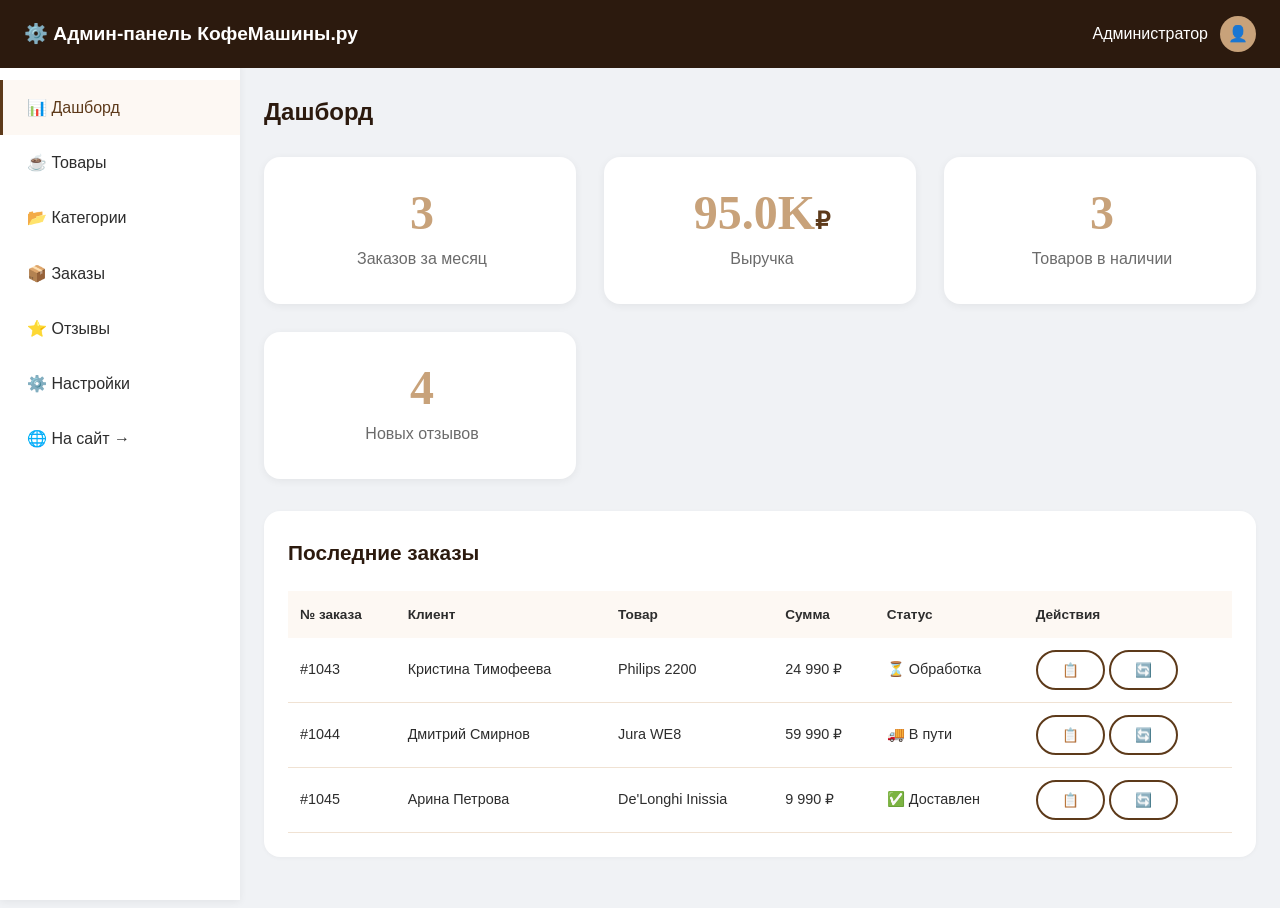
<file: admin.html>
<!DOCTYPE html>
<html lang="ru">
<head>
    <meta charset="UTF-8">
    <meta name="viewport" content="width=device-width, initial-scale=1.0">
    <title>Админ-панель — КофеМашины.ру</title>
    <link rel="stylesheet" href="style.css">
    <link rel="icon" href="data:image/svg+xml,<svg xmlns='http://www.w3.org/2000/svg' viewBox='0 0 100 100'><text y='.9em' font-size='90'>⚙️</text></svg>">
</head>
<body class="admin-body">

    <!-- Админ-хедер -->
    <header class="admin-header">
        <div class="admin-logo">⚙️ Админ-панель КофеМашины.ру</div>
        <div class="admin-user">
            <span>Администратор</span>
            <div class="admin-avatar">👤</div>
        </div>
    </header>

    <!-- Сайдбар -->
    <aside class="admin-sidebar" id="adminSidebar">
        <nav>
            <a href="#" class="active" data-page="dashboard">📊 Дашборд</a>
            <a href="#" data-page="products">☕ Товары</a>
            <a href="#" data-page="categories">📂 Категории</a>
            <a href="#" data-page="orders">📦 Заказы</a>
            <a href="#" data-page="reviews-admin">⭐ Отзывы</a>
            <a href="#" data-page="settings">⚙️ Настройки</a>
            <a href="index.html" target="_blank">🌐 На сайт →</a>
        </nav>
    </aside>

    <!-- Основной контент -->
    <main class="admin-main" id="adminMain">

        <!-- ==================== ДАШБОРД ==================== -->
        <div class="admin-page active" id="page-dashboard">
            <h2 style="margin-bottom: 24px; color: var(--secondary);">Дашборд</h2>
            <div class="facts-grid" style="margin-bottom: 32px;">
                <div class="fact-card">
                    <div class="fact-number">156</div>
                    <div class="fact-label">Заказов за месяц</div>
                </div>
                <div class="fact-card">
                    <div class="fact-number">1.2M<span class="fact-suffix">₽</span></div>
                    <div class="fact-label">Выручка</div>
                </div>
                <div class="fact-card">
                    <div class="fact-number">48</div>
                    <div class="fact-label">Товаров в наличии</div>
                </div>
                <div class="fact-card">
                    <div class="fact-number">12</div>
                    <div class="fact-label">Новых отзывов</div>
                </div>
            </div>
            <div class="admin-card">
                <h2>Последние заказы</h2>
                <table class="admin-table">
                    <thead>
                        <tr>
                            <th>№ заказа</th>
                            <th>Клиент</th>
                            <th>Товар</th>
                            <th>Сумма</th>
                            <th>Статус</th>
                            <th>Действия</th>
                        </tr>
                    </thead>
                    <tbody>
                        <tr>
                            <td>#1045</td>
                            <td>Арина Петрова</td>
                            <td>De'Longhi Inissia</td>
                            <td>9 990 ₽</td>
                            <td>✅ Доставлен</td>
                            <td>
                                <button class="btn btn-sm btn-outline" onclick="window.viewOrder('#1045')">📋</button>
                                <button class="btn btn-sm btn-outline" onclick="window.changeOrderStatus('#1045')">🔄</button>
                            </td>
                        </tr>
                        <tr>
                            <td>#1044</td>
                            <td>Дмитрий Смирнов</td>
                            <td>Jura WE8</td>
                            <td>59 990 ₽</td>
                            <td>🚚 В пути</td>
                            <td>
                                <button class="btn btn-sm btn-outline" onclick="window.viewOrder('#1044')">📋</button>
                                <button class="btn btn-sm btn-outline" onclick="window.changeOrderStatus('#1044')">🔄</button>
                            </td>
                        </tr>
                        <tr>
                            <td>#1043</td>
                            <td>Кристина Тимофеева</td>
                            <td>Philips 2200</td>
                            <td>24 990 ₽</td>
                            <td>⏳ Обработка</td>
                            <td>
                                <button class="btn btn-sm btn-outline" onclick="window.viewOrder('#1043')">📋</button>
                                <button class="btn btn-sm btn-outline" onclick="window.changeOrderStatus('#1043')">🔄</button>
                            </td>
                        </tr>
                    </tbody>
                </table>
            </div>
        </div>

        <!-- ==================== ТОВАРЫ ==================== -->
        <div class="admin-page" id="page-products" style="display:none;">
            <div style="display:flex;justify-content:space-between;align-items:center;margin-bottom:24px;">
                <h2 style="color: var(--secondary);">Товары</h2>
                <button class="btn btn-primary">+ Добавить товар</button>
            </div>
            <div class="admin-card">
                <table class="admin-table">
                    <thead>
                        <tr>
                            <th>ID</th>
                            <th>Название</th>
                            <th>Категория</th>
                            <th>Цена</th>
                            <th>В наличии</th>
                            <th>Действия</th>
                        </tr>
                    </thead>
                    <tbody id="productsTableBody">
                        <tr>
                            <td>1</td>
                            <td>De'Longhi Nespresso Inissia</td>
                            <td>Капсульная</td>
                            <td>9 990 ₽</td>
                            <td>✅ 23 шт.</td>
                            <td>
                                <button class="btn btn-sm btn-outline" onclick="window.editProduct(1)">✏️</button>
                                <button class="btn btn-sm btn-outline" onclick="window.deleteProduct(1)" style="color:#c62828;border-color:#c62828;">🗑️</button>
                            </td>
                        </tr>
                        <tr>
                            <td>2</td>
                            <td>Philips Series 2200</td>
                            <td>Для дома</td>
                            <td>24 990 ₽</td>
                            <td>✅ 15 шт.</td>
                            <td>
                                <button class="btn btn-sm btn-outline" onclick="window.editProduct(2)">✏️</button>
                                <button class="btn btn-sm btn-outline" onclick="window.deleteProduct(2)" style="color:#c62828;border-color:#c62828;">🗑️</button>
                            </td>
                        </tr>
                        <tr>
                            <td>3</td>
                            <td>Jura WE8 Professional</td>
                            <td>Профессиональная</td>
                            <td>59 990 ₽</td>
                            <td>✅ 8 шт.</td>
                            <td>
                                <button class="btn btn-sm btn-outline" onclick="window.editProduct(3)">✏️</button>
                                <button class="btn btn-sm btn-outline" onclick="window.deleteProduct(3)" style="color:#c62828;border-color:#c62828;">🗑️</button>
                            </td>
                        </tr>
                    </tbody>
                </table>
            </div>
        </div>

        <!-- ==================== КАТЕГОРИИ ==================== -->
        <div class="admin-page" id="page-categories" style="display:none;">
            <div style="display:flex;justify-content:space-between;align-items:center;margin-bottom:24px;">
                <h2 style="color: var(--secondary);">Категории</h2>
                <button class="btn btn-primary">+ Добавить категорию</button>
            </div>
            <div class="admin-card">
                <table class="admin-table">
                    <thead>
                        <tr>
                            <th>ID</th>
                            <th>Название</th>
                            <th>Товаров</th>
                            <th>Действия</th>
                        </tr>
                    </thead>
                    <tbody id="categoriesTableBody">
                        <tr>
                            <td>1</td>
                            <td>Для дома</td>
                            <td>12</td>
                            <td>
                                <button class="btn btn-sm btn-outline" onclick="window.editCategory(1)">✏️</button>
                                <button class="btn btn-sm btn-outline" onclick="window.deleteCategory(1)" style="color:#c62828;border-color:#c62828;">🗑️</button>
                            </td>
                        </tr>
                        <tr>
                            <td>2</td>
                            <td>Капсульные</td>
                            <td>8</td>
                            <td>
                                <button class="btn btn-sm btn-outline" onclick="window.editCategory(2)">✏️</button>
                                <button class="btn btn-sm btn-outline" onclick="window.deleteCategory(2)" style="color:#c62828;border-color:#c62828;">🗑️</button>
                            </td>
                        </tr>
                        <tr>
                            <td>3</td>
                            <td>Профессиональные</td>
                            <td>15</td>
                            <td>
                                <button class="btn btn-sm btn-outline" onclick="window.editCategory(3)">✏️</button>
                                <button class="btn btn-sm btn-outline" onclick="window.deleteCategory(3)" style="color:#c62828;border-color:#c62828;">🗑️</button>
                            </td>
                        </tr>
                        <tr>
                            <td>4</td>
                            <td>Для офиса</td>
                            <td>5</td>
                            <td>
                                <button class="btn btn-sm btn-outline" onclick="window.editCategory(4)">✏️</button>
                                <button class="btn btn-sm btn-outline" onclick="window.deleteCategory(4)" style="color:#c62828;border-color:#c62828;">🗑️</button>
                            </td>
                        </tr>
                    </tbody>
                </table>
            </div>
        </div>

        <!-- ==================== ЗАКАЗЫ ==================== -->
        <div class="admin-page" id="page-orders" style="display:none;">
            <div style="display:flex;justify-content:space-between;align-items:center;margin-bottom:24px;">
                <h2 style="color: var(--secondary);">Заказы</h2>
                <button class="btn btn-primary">+ Добавить заказ</button>
            </div>
            <div class="admin-card">
                <table class="admin-table">
                    <thead>
                        <tr>
                            <th>№</th>
                            <th>Клиент</th>
                            <th>Телефон</th>
                            <th>Сумма</th>
                            <th>Дата</th>
                            <th>Статус</th>
                            <th>Действия</th>
                        </tr>
                    </thead>
                    <tbody id="ordersTableBody">
                        <tr>
                            <td>#1045</td>
                            <td>Арина Петрова</td>
                            <td>+7 (916) 123-45-67</td>
                            <td>9 990 ₽</td>
                            <td>12.01.2026</td>
                            <td>✅ Доставлен</td>
                            <td>
                                <button class="btn btn-sm btn-outline" onclick="window.viewOrder('#1045')">📋</button>
                                <button class="btn btn-sm btn-outline" onclick="window.editOrder('#1045')">✏️</button>
                                <button class="btn btn-sm btn-outline" onclick="window.changeOrderStatus('#1045')">🔄</button>
                                <button class="btn btn-sm btn-outline" onclick="window.deleteOrder('#1045')" style="color:#c62828;border-color:#c62828;">🗑️</button>
                            </td>
                        </tr>
                        <tr>
                            <td>#1044</td>
                            <td>Дмитрий Смирнов</td>
                            <td>+7 (926) 234-56-78</td>
                            <td>59 990 ₽</td>
                            <td>11.01.2026</td>
                            <td>🚚 В пути</td>
                            <td>
                                <button class="btn btn-sm btn-outline" onclick="window.viewOrder('#1044')">📋</button>
                                <button class="btn btn-sm btn-outline" onclick="window.editOrder('#1044')">✏️</button>
                                <button class="btn btn-sm btn-outline" onclick="window.changeOrderStatus('#1044')">🔄</button>
                                <button class="btn btn-sm btn-outline" onclick="window.deleteOrder('#1044')" style="color:#c62828;border-color:#c62828;">🗑️</button>
                            </td>
                        </tr>
                        <tr>
                            <td>#1043</td>
                            <td>Кристина Тимофеева</td>
                            <td>+7 (903) 345-67-89</td>
                            <td>24 990 ₽</td>
                            <td>10.01.2026</td>
                            <td>⏳ Обработка</td>
                            <td>
                                <button class="btn btn-sm btn-outline" onclick="window.viewOrder('#1043')">📋</button>
                                <button class="btn btn-sm btn-outline" onclick="window.editOrder('#1043')">✏️</button>
                                <button class="btn btn-sm btn-outline" onclick="window.changeOrderStatus('#1043')">🔄</button>
                                <button class="btn btn-sm btn-outline" onclick="window.deleteOrder('#1043')" style="color:#c62828;border-color:#c62828;">🗑️</button>
                            </td>
                        </tr>
                    </tbody>
                </table>
            </div>
        </div>

        <!-- ==================== ОТЗЫВЫ ==================== -->
        <div class="admin-page" id="page-reviews-admin" style="display:none;">
            <div style="display:flex;justify-content:space-between;align-items:center;margin-bottom:24px;">
                <h2 style="color: var(--secondary);">Управление отзывами</h2>
                <button class="btn btn-primary">+ Добавить отзыв</button>
            </div>
            <div class="admin-card">
                <table class="admin-table">
                    <thead>
                        <tr>
                            <th>ID</th>
                            <th>Автор</th>
                            <th>Рейтинг</th>
                            <th>Текст</th>
                            <th>Статус</th>
                            <th>Действия</th>
                        </tr>
                    </thead>
                    <tbody id="reviewsTableBody">
                        <tr>
                            <td>1</td>
                            <td>Арина Петрова</td>
                            <td>⭐⭐⭐⭐⭐</td>
                            <td>Приобрела кофемашину и я в восторге!</td>
                            <td>✅ Опубликован</td>
                            <td>
                                <button class="btn btn-sm btn-outline" onclick="window.viewReview(1)">📋</button>
                                <button class="btn btn-sm btn-outline" onclick="window.editReview(1)">✏️</button>
                                <button class="btn btn-sm btn-outline" onclick="window.toggleReview(1)">✅</button>
                                <button class="btn btn-sm btn-outline" onclick="window.deleteReview(1)" style="color:#c62828;border-color:#c62828;">🗑️</button>
                            </td>
                        </tr>
                        <tr>
                            <td>2</td>
                            <td>Дмитрий Смирнов</td>
                            <td>⭐⭐⭐⭐⭐</td>
                            <td>Купил кофемашину для офиса. Очень доволен!</td>
                            <td>✅ Опубликован</td>
                            <td>
                                <button class="btn btn-sm btn-outline" onclick="window.viewReview(2)">📋</button>
                                <button class="btn btn-sm btn-outline" onclick="window.editReview(2)">✏️</button>
                                <button class="btn btn-sm btn-outline" onclick="window.toggleReview(2)">✅</button>
                                <button class="btn btn-sm btn-outline" onclick="window.deleteReview(2)" style="color:#c62828;border-color:#c62828;">🗑️</button>
                            </td>
                        </tr>
                        <tr>
                            <td>3</td>
                            <td>Кристина Тимофеева</td>
                            <td>⭐⭐⭐⭐⭐</td>
                            <td>Искала кофемашину для дома и нашла идеальную!</td>
                            <td>⏳ На модерации</td>
                            <td>
                                <button class="btn btn-sm btn-outline" onclick="window.viewReview(3)">📋</button>
                                <button class="btn btn-sm btn-outline" onclick="window.editReview(3)">✏️</button>
                                <button class="btn btn-sm btn-outline" onclick="window.toggleReview(3)">✅</button>
                                <button class="btn btn-sm btn-outline" onclick="window.deleteReview(3)" style="color:#c62828;border-color:#c62828;">🗑️</button>
                            </td>
                        </tr>
                        <tr>
                            <td>4</td>
                            <td>Андрей Кузнецов</td>
                            <td>⭐⭐⭐⭐☆</td>
                            <td>Пришла с дефектом, но магазин быстро обменял.</td>
                            <td>⏳ На модерации</td>
                            <td>
                                <button class="btn btn-sm btn-outline" onclick="window.viewReview(4)">📋</button>
                                <button class="btn btn-sm btn-outline" onclick="window.editReview(4)">✏️</button>
                                <button class="btn btn-sm btn-outline" onclick="window.toggleReview(4)">✅</button>
                                <button class="btn btn-sm btn-outline" onclick="window.deleteReview(4)" style="color:#c62828;border-color:#c62828;">🗑️</button>
                            </td>
                        </tr>
                    </tbody>
                </table>
            </div>
        </div>

        <!-- ==================== НАСТРОЙКИ ==================== -->
        <div class="admin-page" id="page-settings" style="display:none;">
            <h2 style="color: var(--secondary); margin-bottom: 24px;">Настройки сайта</h2>
            <div class="admin-card">
                <div class="admin-form-group">
                    <label>Название магазина</label>
                    <input type="text" value="КофеМашины.ру">
                </div>
                <div class="admin-form-group">
                    <label>Телефон</label>
                    <input type="text" value="8 800 333-20-30">
                </div>
                <div class="admin-form-group">
                    <label>Email</label>
                    <input type="email" value="order@coffeemachines.ru">
                </div>
                <div class="admin-form-group">
                    <label>Адрес</label>
                    <input type="text" value="г. Москва, ул. Елова, д. 10">
                </div>
                <div class="admin-form-group">
                    <label>Режим работы</label>
                    <input type="text" value="8:00-19:00 без выходных">
                </div>
                <button class="btn btn-primary">💾 Сохранить настройки</button>
            </div>
        </div>

    </main>

    <!-- Модальное окно: Товар -->
    <div class="modal-overlay" id="productModal">
        <div class="modal">
            <h3>Добавить товар</h3>
            <div class="admin-form-group">
                <label>Название товара</label>
                <input type="text" placeholder="Введите название">
            </div>
            <div class="admin-form-group">
                <label>Категория</label>
                <select>
                    <option>Для дома</option>
                    <option>Капсульная</option>
                    <option>Профессиональная</option>
                    <option>Для офиса</option>
                </select>
            </div>
            <div class="admin-form-group">
                <label>Цена (₽)</label>
                <input type="number" placeholder="Введите цену">
            </div>
            <div class="admin-form-group">
                <label>Количество на складе</label>
                <input type="number" placeholder="Введите количество">
            </div>
            <div class="admin-form-group">
                <label>Описание</label>
                <textarea rows="3" placeholder="Введите описание товара"></textarea>
            </div>
            <div class="modal-buttons">
                <button class="btn btn-outline" onclick="closeModal('productModal')">Отмена</button>
                <button class="btn btn-primary">💾 Сохранить</button>
            </div>
        </div>
    </div>

    <!-- Модальное окно: Категория -->
    <div class="modal-overlay" id="categoryModal">
        <div class="modal">
            <h3>Добавить категорию</h3>
            <div class="admin-form-group">
                <label>Название категории</label>
                <input type="text" placeholder="Введите название">
            </div>
            <div class="modal-buttons">
                <button class="btn btn-outline" onclick="closeModal('categoryModal')">Отмена</button>
                <button class="btn btn-primary">💾 Сохранить</button>
            </div>
        </div>
    </div>

    <!-- Модальное окно: Заказ -->
    <div class="modal-overlay" id="orderModal">
        <div class="modal">
            <h3>Добавить заказ</h3>
            <div class="admin-form-group">
                <label>Имя клиента</label>
                <input type="text" placeholder="Введите имя">
            </div>
            <div class="admin-form-group">
                <label>Телефон</label>
                <input type="text" placeholder="+7 (___) ___-__-__">
            </div>
            <div class="admin-form-group">
                <label>Товар</label>
                <input type="text" placeholder="Название товара">
            </div>
            <div class="admin-form-group">
                <label>Сумма (₽)</label>
                <input type="number" placeholder="Введите сумму">
            </div>
            <div class="admin-form-group">
                <label>Дата</label>
                <input type="text" placeholder="ДД.ММ.ГГГГ">
            </div>
            <div class="admin-form-group">
                <label>Адрес доставки</label>
                <input type="text" placeholder="Введите адрес">
            </div>
            <div class="admin-form-group">
                <label>Статус</label>
                <select>
                    <option>⏳ Обработка</option>
                    <option>📦 Собран</option>
                    <option>🚚 В пути</option>
                    <option>✅ Доставлен</option>
                    <option>❌ Отменён</option>
                </select>
            </div>
            <div class="modal-buttons">
                <button class="btn btn-outline" onclick="closeModal('orderModal')">Отмена</button>
                <button class="btn btn-primary">💾 Сохранить</button>
            </div>
        </div>
    </div>

    <!-- Модальное окно: Отзыв -->
    <div class="modal-overlay" id="reviewModal">
        <div class="modal">
            <h3>Добавить отзыв</h3>
            <div class="admin-form-group">
                <label>Имя автора</label>
                <input type="text" placeholder="Введите имя">
            </div>
            <div class="admin-form-group">
                <label>Рейтинг</label>
                <select>
                    <option>⭐⭐⭐⭐⭐</option>
                    <option>⭐⭐⭐⭐☆</option>
                    <option>⭐⭐⭐☆☆</option>
                    <option>⭐⭐☆☆☆</option>
                    <option>⭐☆☆☆☆</option>
                </select>
            </div>
            <div class="admin-form-group">
                <label>Текст отзыва</label>
                <textarea rows="4" placeholder="Введите текст отзыва"></textarea>
            </div>
            <div class="modal-buttons">
                <button class="btn btn-outline" onclick="closeModal('reviewModal')">Отмена</button>
                <button class="btn btn-primary">💾 Сохранить</button>
            </div>
        </div>
    </div>

    <!-- Тосты -->
    <div class="toast" id="toast"></div>

    <script src="admin.js"></script>
</body>
</html>
</file>
<file: style.css>
:root {

    --primary: #5D3A1A;
    --primary-dark: #3E1F0D;
    --primary-light: #8B5E3C;
    --secondary: #2C1A0E;
    --accent: #C8A27A;
    --accent-light: #F0DCC8;
    --bg-cream: #FDF8F3;
    --bg-warm: #FFF9F4;
    --white: #FFFFFF;
    --text: #2D2D2D;
    --text-light: #6B6B6B;
    --text-lighter: #999999;

    /* Тени */
    --shadow-xs: 0 1px 4px rgba(0,0,0,0.04);
    --shadow-sm: 0 2px 8px rgba(0,0,0,0.06);
    --shadow: 0 4px 20px rgba(0,0,0,0.08);
    --shadow-lg: 0 12px 40px rgba(0,0,0,0.12);
    --shadow-xl: 0 20px 60px rgba(0,0,0,0.15);

    /* Скругления */
    --radius-xs: 6px;
    --radius-sm: 10px;
    --radius: 16px;
    --radius-lg: 24px;
    --radius-xl: 32px;
    --radius-full: 9999px;

    /* Анимации */
    --transition-fast: 0.2s cubic-bezier(0.4, 0, 0.2, 1);
    --transition: 0.35s cubic-bezier(0.4, 0, 0.2, 1);
    --transition-slow: 0.5s cubic-bezier(0.4, 0, 0.2, 1);
}

*,
*::before,
*::after {
    margin: 0;
    padding: 0;
    box-sizing: border-box;
}

html {
    scroll-behavior: smooth;
    -webkit-font-smoothing: antialiased;
    -moz-osx-font-smoothing: grayscale;
}

body {
    font-family: 'Montserrat', -apple-system, BlinkMacSystemFont, 'Segoe UI', Roboto, sans-serif;
    color: var(--text);
    background: var(--bg-cream);
    line-height: 1.7;
    overflow-x: hidden;
    min-height: 100vh;
}


@import url('https://fonts.googleapis.com/css2?family=Montserrat:wght@300;400;500;600;700;800&family=Playfair+Display:wght@400;500;600;700&display=swap');


.container {
    max-width: 1240px;
    margin: 0 auto;
    padding: 0 24px;
}

.container-sm {
    max-width: 900px;
    margin: 0 auto;
    padding: 0 24px;
}

.section-padding {
    padding: 100px 0;
}

@media (max-width: 768px) {
    .section-padding {
        padding: 60px 0;
    }
}


.section-title {
    font-family: 'Playfair Display', serif;
    font-size: clamp(2rem, 4vw, 2.8rem);
    font-weight: 700;
    text-align: center;
    color: var(--secondary);
    margin-bottom: 16px;
    letter-spacing: -0.02em;
}

.section-subtitle {
    text-align: center;
    color: var(--text-light);
    font-size: 1.1rem;
    max-width: 650px;
    margin: 0 auto 50px;
    line-height: 1.6;
}

.divider {
    width: 60px;
    height: 4px;
    background: var(--accent);
    margin: 16px auto 0;
    border-radius: 2px;
}


.btn {
    display: inline-flex;
    align-items: center;
    justify-content: center;
    gap: 8px;
    padding: 14px 32px;
    border: 2px solid transparent;
    border-radius: var(--radius-full);
    font-family: 'Montserrat', sans-serif;
    font-size: 0.95rem;
    font-weight: 600;
    cursor: pointer;
    transition: all var(--transition);
    text-decoration: none;
    white-space: nowrap;
    user-select: none;
    position: relative;
    overflow: hidden;
}

.btn::after {
    content: '';
    position: absolute;
    inset: 0;
    background: rgba(255,255,255,0.1);
    transform: scaleX(0);
    transform-origin: right;
    transition: transform var(--transition-slow);
    border-radius: var(--radius-full);
}

.btn:hover::after {
    transform: scaleX(1);
    transform-origin: left;
}

.btn-primary {
    background: var(--primary);
    color: var(--white);
    border-color: var(--primary);
}

.btn-primary:hover {
    background: var(--primary-dark);
    border-color: var(--primary-dark);
    transform: translateY(-3px);
    box-shadow: var(--shadow-lg);
}

.btn-outline {
    background: transparent;
    color: var(--primary);
    border-color: var(--primary);
}

.btn-outline:hover {
    background: var(--primary);
    color: var(--white);
    transform: translateY(-3px);
    box-shadow: var(--shadow);
}

.btn-accent {
    background: var(--accent);
    color: var(--secondary);
    border-color: var(--accent);
}

.btn-accent:hover {
    background: var(--primary);
    color: var(--white);
    border-color: var(--primary);
    transform: translateY(-3px);
    box-shadow: var(--shadow-lg);
}

.btn-sm {
    padding: 10px 24px;
    font-size: 0.85rem;
}

.btn-lg {
    padding: 18px 44px;
    font-size: 1.1rem;
}

@media (max-width: 480px) {
    .btn {
        padding: 12px 24px;
        font-size: 0.9rem;
    }
}

/* ========================================
   ШАПКА HEADER
   ======================================== */

.header {
    position: fixed;
    top: 0;
    left: 0;
    width: 100%;
    z-index: 1000;
    background: rgba(255, 255, 255, 0.95);
    backdrop-filter: blur(20px);
    -webkit-backdrop-filter: blur(20px);
    border-bottom: 1px solid rgba(0,0,0,0.06);
    transition: all var(--transition);
}

.header.scrolled {
    box-shadow: var(--shadow);
}

.header-inner {
    display: flex;
    align-items: center;
    justify-content: space-between;
    height: 80px;
}

.logo {
    display: flex;
    align-items: center;
    gap: 12px;
    text-decoration: none;
    z-index: 1001;
}

.logo-icon {
    width: 44px;
    height: 44px;
    background: var(--primary);
    border-radius: var(--radius-sm);
    display: flex;
    align-items: center;
    justify-content: center;
    font-size: 1.4rem;
    color: var(--white);
    transition: transform var(--transition);
}

.logo:hover .logo-icon {
    transform: rotate(-10deg) scale(1.05);
}

.logo-text {
    font-family: 'Playfair Display', serif;
    font-size: 1.4rem;
    font-weight: 700;
    color: var(--secondary);
}

.logo-text span {
    color: var(--primary);
}

/* Навигация */
.nav {
    display: flex;
    align-items: center;
    gap: 36px;
}

.nav-link {
    font-size: 0.9rem;
    font-weight: 500;
    color: var(--text);
    text-decoration: none;
    position: relative;
    padding: 8px 0;
    transition: color var(--transition-fast);
    letter-spacing: 0.01em;
}

.nav-link::after {
    content: '';
    position: absolute;
    bottom: 0;
    left: 0;
    width: 100%;
    height: 2px;
    background: var(--accent);
    transform: scaleX(0);
    transform-origin: right;
    transition: transform var(--transition);
    border-radius: 2px;
}

.nav-link:hover {
    color: var(--primary);
}

.nav-link:hover::after {
    transform: scaleX(1);
    transform-origin: left;
}

.nav-link.active {
    color: var(--primary);
}

.nav-link.active::after {
    transform: scaleX(1);
    background: var(--primary);
}

/* Бургер */
.burger {
    display: none;
    flex-direction: column;
    gap: 6px;
    cursor: pointer;
    z-index: 1001;
    padding: 4px;
    background: none;
    border: none;
}

.burger span {
    display: block;
    width: 28px;
    height: 2.5px;
    background: var(--secondary);
    border-radius: 3px;
    transition: all var(--transition);
}

.burger.active span:nth-child(1) {
    transform: rotate(45deg) translate(6px, 6px);
}

.burger.active span:nth-child(2) {
    opacity: 0;
    transform: translateX(-10px);
}

.burger.active span:nth-child(3) {
    transform: rotate(-45deg) translate(6px, -6px);
}

/* Мобильное меню */
.mobile-menu {
    display: none;
    position: fixed;
    inset: 0;
    background: rgba(255,255,255,0.98);
    backdrop-filter: blur(30px);
    z-index: 999;
    flex-direction: column;
    align-items: center;
    justify-content: center;
    gap: 32px;
    opacity: 0;
    pointer-events: none;
    transition: opacity var(--transition);
}

.mobile-menu.active {
    opacity: 1;
    pointer-events: all;
}

.mobile-menu .nav-link {
    font-size: 1.3rem;
}

/* Адаптив хедера */
@media (max-width: 1024px) {
    .nav {
        display: none;
    }
    .burger {
        display: flex;
    }
    .mobile-menu {
        display: flex;
    }
    .header-phone {
        display: none;
    }
}

.header-phone {
    font-weight: 600;
    color: var(--primary);
    text-decoration: none;
    white-space: nowrap;
    font-size: 0.95rem;
}


.hero {
    min-height: 100vh;
    display: flex;
    align-items: center;
    position: relative;
    overflow: hidden;
    padding-top: 80px;
    background: linear-gradient(135deg, #FDF8F3 0%, #F0E2D3 50%, #E8D5C0 100%);
}

.hero::before {
    content: '';
    position: absolute;
    top: -50%;
    right: -20%;
    width: 800px;
    height: 800px;
    background: radial-gradient(circle, rgba(200,162,122,0.15) 0%, transparent 70%);
    border-radius: 50%;
    animation: heroFloat 8s ease-in-out infinite;
}

@keyframes heroFloat {
    0%, 100% { transform: translate(0, 0) scale(1); }
    33% { transform: translate(30px, -20px) scale(1.03); }
    66% { transform: translate(-20px, 20px) scale(0.97); }
}

.hero-inner {
    display: grid;
    grid-template-columns: 1fr 1fr;
    gap: 60px;
    align-items: center;
    position: relative;
    z-index: 1;
}

.hero-badge {
    display: inline-block;
    background: var(--white);
    color: var(--primary);
    padding: 8px 20px;
    border-radius: var(--radius-full);
    font-size: 0.85rem;
    font-weight: 600;
    margin-bottom: 24px;
    box-shadow: var(--shadow-sm);
}

.hero-title {
    font-family: 'Playfair Display', serif;
    font-size: clamp(2.4rem, 5vw, 3.6rem);
    font-weight: 700;
    color: var(--secondary);
    line-height: 1.15;
    margin-bottom: 20px;
}

.hero-title span {
    color: var(--primary);
    position: relative;
}

.hero-title span::after {
    content: '';
    position: absolute;
    bottom: 4px;
    left: 0;
    width: 100%;
    height: 8px;
    background: rgba(200,162,122,0.4);
    border-radius: 4px;
    z-index: -1;
}

.hero-desc {
    font-size: 1.15rem;
    color: var(--text-light);
    margin-bottom: 36px;
    max-width: 480px;
    line-height: 1.8;
}

.hero-buttons {
    display: flex;
    gap: 16px;
    flex-wrap: wrap;
}

.hero-image {
    display: flex;
    justify-content: center;
    align-items: center;
}

.hero-image-placeholder {
    width: 100%;
    max-width: 500px;
    aspect-ratio: 1;
    background: linear-gradient(135deg, rgba(93,58,26,0.1), rgba(200,162,122,0.2));
    border-radius: var(--radius-xl);
    display: flex;
    align-items: center;
    justify-content: center;
    font-size: 10rem;
    animation: heroFloat 6s ease-in-out infinite;
    position: relative;
}

.hero-image-placeholder::before {
    content: '';
    position: absolute;
    inset: 20px;
    border-radius: var(--radius-lg);
    border: 2px dashed rgba(93,58,26,0.2);
}

@media (max-width: 768px) {
    .hero-inner {
        grid-template-columns: 1fr;
        text-align: center;
        gap: 40px;
    }
    .hero-desc {
        margin: 0 auto 30px;
    }
    .hero-buttons {
        justify-content: center;
    }
    .hero-image-placeholder {
        max-width: 300px;
        font-size: 6rem;
    }
    .hero {
        min-height: auto;
        padding: 140px 0 80px;
    }
}

/* ========================================
   СЕКЦИЯ ПРЕИМУЩЕСТВ
   ======================================== */

.advantages {
    background: var(--white);
    position: relative;
}

.advantages-grid {
    display: grid;
    grid-template-columns: repeat(auto-fit, minmax(260px, 1fr));
    gap: 32px;
}

.advantage-card {
    text-align: center;
    padding: 40px 28px;
    border-radius: var(--radius);
    background: var(--bg-warm);
    transition: all var(--transition);
    border: 2px solid transparent;
    position: relative;
    overflow: hidden;
}

.advantage-card::before {
    content: '';
    position: absolute;
    top: 0;
    left: 50%;
    transform: translateX(-50%);
    width: 0;
    height: 4px;
    background: var(--accent);
    border-radius: 0 0 4px 4px;
    transition: width var(--transition-slow);
}

.advantage-card:hover::before {
    width: 80%;
}

.advantage-card:hover {
    border-color: rgba(200,162,122,0.3);
    transform: translateY(-8px);
    box-shadow: var(--shadow-lg);
}

.advantage-icon {
    width: 72px;
    height: 72px;
    background: var(--white);
    border-radius: var(--radius);
    display: flex;
    align-items: center;
    justify-content: center;
    margin: 0 auto 20px;
    font-size: 2rem;
    box-shadow: var(--shadow-sm);
    transition: transform var(--transition);
}

.advantage-card:hover .advantage-icon {
    transform: scale(1.1) rotate(-5deg);
}

.advantage-card h3 {
    font-size: 1.2rem;
    font-weight: 600;
    color: var(--secondary);
    margin-bottom: 10px;
}

.advantage-card p {
    color: var(--text-light);
    font-size: 0.95rem;
    line-height: 1.6;
}

/* ========================================
   СЕКЦИЯ КАТАЛОГА (превью на главной)
   ======================================== */

.catalog-preview {
    background: var(--bg-cream);
}

.catalog-grid {
    display: grid;
    grid-template-columns: repeat(auto-fit, minmax(280px, 1fr));
    gap: 32px;
}

.product-card {
    background: var(--white);
    border-radius: var(--radius);
    overflow: hidden;
    box-shadow: var(--shadow-sm);
    transition: all var(--transition);
    cursor: pointer;
    position: relative;
}

.product-card:hover {
    transform: translateY(-10px);
    box-shadow: var(--shadow-xl);
}

.product-card-badge {
    position: absolute;
    top: 16px;
    left: 16px;
    background: var(--accent);
    color: var(--secondary);
    padding: 6px 14px;
    border-radius: var(--radius-full);
    font-size: 0.8rem;
    font-weight: 600;
    z-index: 2;
}

.product-card-image {
    width: 100%;
    aspect-ratio: 4/3;
    background: linear-gradient(135deg, #F5E6D3, #E8D5C0);
    display: flex;
    align-items: center;
    justify-content: center;
    font-size: 5rem;
    position: relative;
    overflow: hidden;
}

.product-card-image::after {
    content: '';
    position: absolute;
    inset: 0;
    background: linear-gradient(to top, rgba(0,0,0,0.03), transparent);
}

.product-card-body {
    padding: 24px;
}

.product-card-category {
    font-size: 0.8rem;
    color: var(--accent);
    font-weight: 600;
    text-transform: uppercase;
    letter-spacing: 0.05em;
    margin-bottom: 8px;
}

.product-card-body h3 {
    font-size: 1.2rem;
    font-weight: 600;
    color: var(--secondary);
    margin-bottom: 8px;
}

.product-card-body p {
    color: var(--text-light);
    font-size: 0.9rem;
    margin-bottom: 16px;
}

.product-card-price {
    font-size: 1.3rem;
    font-weight: 700;
    color: var(--primary);
}

.product-card-price-old {
    font-size: 0.9rem;
    color: var(--text-lighter);
    text-decoration: line-through;
    margin-left: 8px;
}

/* ========================================
   СЕКЦИЯ "О НАС" / "НАШ ДОЛГИЙ ПУТЬ"
   ======================================== */

.about-section {
    background: var(--white);
}

.about-grid {
    display: grid;
    grid-template-columns: 1fr 1fr;
    gap: 60px;
    align-items: center;
}

.about-image {
    aspect-ratio: 1;
    background: linear-gradient(135deg, #E8D5C0, #D4B896);
    border-radius: var(--radius-lg);
    display: flex;
    align-items: center;
    justify-content: center;
    font-size: 8rem;
    position: relative;
    overflow: hidden;
}

.about-image::before {
    content: '';
    position: absolute;
    top: -30px;
    right: -30px;
    width: 120px;
    height: 120px;
    background: rgba(255,255,255,0.2);
    border-radius: 50%;
}

.about-image::after {
    content: '';
    position: absolute;
    bottom: -40px;
    left: -40px;
    width: 160px;
    height: 160px;
    background: rgba(255,255,255,0.15);
    border-radius: 50%;
}

.about-content .section-title {
    text-align: left;
}

.about-content .divider {
    margin: 16px 0 0;
}

.about-text {
    color: var(--text-light);
    font-size: 1.05rem;
    line-height: 1.9;
    margin: 20px 0;
}

.about-stats {
    display: grid;
    grid-template-columns: repeat(3, 1fr);
    gap: 20px;
    margin-top: 32px;
}

.stat-item {
    text-align: center;
    padding: 20px;
    background: var(--bg-warm);
    border-radius: var(--radius-sm);
}

.stat-number {
    font-family: 'Playfair Display', serif;
    font-size: 2rem;
    font-weight: 700;
    color: var(--primary);
}

.stat-label {
    font-size: 0.85rem;
    color: var(--text-light);
    margin-top: 4px;
}

@media (max-width: 768px) {
    .about-grid {
        grid-template-columns: 1fr;
    }
    .about-content .section-title {
        text-align: center;
    }
    .about-content .divider {
        margin: 16px auto 0;
    }
}

/* ========================================
   СЕКЦИЯ "ВЛИЯНИЕ НАШЕЙ ПРОДУКЦИИ"
   ======================================== */

.impact-section {
    background: var(--secondary);
    color: var(--white);
    position: relative;
    overflow: hidden;
}

.impact-section::before {
    content: '';
    position: absolute;
    top: -100px;
    right: -100px;
    width: 400px;
    height: 400px;
    background: radial-gradient(circle, rgba(200,162,122,0.2), transparent);
    border-radius: 50%;
}

.impact-section .section-title {
    color: var(--white);
}

.impact-section .section-subtitle {
    color: rgba(255,255,255,0.7);
}

.impact-section .divider {
    background: var(--accent);
}

.impact-grid {
    display: grid;
    grid-template-columns: repeat(auto-fit, minmax(300px, 1fr));
    gap: 32px;
    position: relative;
    z-index: 1;
}

.impact-card {
    background: rgba(255,255,255,0.08);
    backdrop-filter: blur(10px);
    border: 1px solid rgba(255,255,255,0.1);
    border-radius: var(--radius);
    padding: 36px 28px;
    text-align: center;
    transition: all var(--transition);
}

.impact-card:hover {
    background: rgba(255,255,255,0.12);
    transform: translateY(-5px);
}

.impact-card-icon {
    font-size: 3rem;
    margin-bottom: 16px;
}

.impact-card h3 {
    font-size: 1.2rem;
    margin-bottom: 12px;
    color: var(--accent);
}

.impact-card p {
    color: rgba(255,255,255,0.8);
    font-size: 0.95rem;
    line-height: 1.7;
}

/* ========================================
   СЕКЦИЯ "ФАКТЫ О НАС"
   ======================================== */

.facts-section {
    background: var(--bg-cream);
}

.facts-grid {
    display: grid;
    grid-template-columns: repeat(auto-fit, minmax(240px, 1fr));
    gap: 28px;
}

.fact-card {
    background: var(--white);
    border-radius: var(--radius);
    padding: 32px 24px;
    text-align: center;
    box-shadow: var(--shadow-sm);
    transition: all var(--transition);
    border-left: 4px solid transparent;
}

.fact-card:hover {
    border-left-color: var(--accent);
    transform: translateY(-5px);
    box-shadow: var(--shadow);
}

.fact-number {
    font-family: 'Playfair Display', serif;
    font-size: 3rem;
    font-weight: 700;
    color: var(--accent);
    line-height: 1;
}

.fact-suffix {
    font-size: 1.5rem;
    color: var(--primary);
}

.fact-label {
    color: var(--text-light);
    margin-top: 8px;
    font-weight: 500;
}

/* ========================================
   ГАЛЕРЕЯ КОФЕМАШИН
   ======================================== */

.gallery-section {
    background: var(--white);
}

.gallery-grid {
    display: grid;
    grid-template-columns: repeat(auto-fill, minmax(200px, 1fr));
    gap: 16px;
}

.gallery-item {
    aspect-ratio: 1;
    border-radius: var(--radius-sm);
    overflow: hidden;
    cursor: pointer;
    position: relative;
    background: linear-gradient(135deg, #F5E6D3, #E0CCB0);
    display: flex;
    align-items: center;
    justify-content: center;
    font-size: 3rem;
    transition: all var(--transition);
}

.gallery-item:hover {
    transform: scale(1.05);
    box-shadow: var(--shadow-lg);
    z-index: 2;
}

.gallery-item::after {
    content: '';
    position: absolute;
    inset: 0;
    background: rgba(93,58,26,0.5);
    opacity: 0;
    transition: opacity var(--transition);
    display: flex;
    align-items: center;
    justify-content: center;
}

.gallery-item:hover::after {
    opacity: 1;
}

.gallery-item span {
    position: absolute;
    z-index: 2;
    color: var(--white);
    font-size: 2rem;
    opacity: 0;
    transition: opacity var(--transition);
}

.gallery-item:hover span {
    opacity: 1;
}

/* Модальное окно галереи */
.gallery-modal {
    display: none;
    position: fixed;
    inset: 0;
    background: rgba(0,0,0,0.9);
    z-index: 2000;
    align-items: center;
    justify-content: center;
}

.gallery-modal.active {
    display: flex;
}

.gallery-modal-content {
    max-width: 90vw;
    max-height: 90vh;
    border-radius: var(--radius);
}

.gallery-modal-close {
    position: absolute;
    top: 20px;
    right: 30px;
    font-size: 2.5rem;
    color: var(--white);
    cursor: pointer;
    z-index: 2001;
}

/* ========================================
   ОТЗЫВЫ С АНИМАЦИЕЙ ПЕРЕЛИСТЫВАНИЯ
   ======================================== */

.reviews-section {
    background: var(--bg-cream);
    position: relative;
}

.reviews-slider-container {
    position: relative;
    overflow: hidden;
    max-width: 800px;
    margin: 0 auto;
}

.reviews-track {
    display: flex;
    transition: transform 0.6s cubic-bezier(0.25, 0.46, 0.45, 0.94);
}

.review-slide {
    flex: 0 0 100%;
    padding: 0 20px;
}

.review-card-full {
    background: var(--white);
    border-radius: var(--radius);
    padding: 48px 36px;
    text-align: center;
    box-shadow: var(--shadow);
    position: relative;
}

.review-quote {
    font-size: 5rem;
    color: var(--accent-light);
    position: absolute;
    top: 20px;
    left: 30px;
    font-family: 'Playfair Display', serif;
    line-height: 1;
    opacity: 0.5;
}

.review-text {
    font-size: 1.1rem;
    color: var(--text);
    line-height: 1.8;
    margin-bottom: 20px;
    font-style: italic;
}

.review-author {
    font-weight: 600;
    color: var(--secondary);
}

.review-rating {
    color: #F4B400;
    font-size: 1.2rem;
    margin-top: 8px;
}

/* Навигация слайдера */
.reviews-nav {
    display: flex;
    align-items: center;
    justify-content: center;
    gap: 20px;
    margin-top: 32px;
}

.reviews-arrow {
    width: 48px;
    height: 48px;
    border-radius: 50%;
    background: var(--white);
    border: 2px solid var(--accent-light);
    cursor: pointer;
    font-size: 1.2rem;
    color: var(--primary);
    display: flex;
    align-items: center;
    justify-content: center;
    transition: all var(--transition);
}

.reviews-arrow:hover {
    background: var(--primary);
    color: var(--white);
    border-color: var(--primary);
}

.reviews-dots {
    display: flex;
    gap: 10px;
}

.reviews-dot {
    width: 12px;
    height: 12px;
    border-radius: 50%;
    background: #D4C4B0;
    cursor: pointer;
    transition: all var(--transition);
}

.reviews-dot.active {
    background: var(--primary);
    transform: scale(1.3);
}

/* ========================================
   АКЦИЯ
   ======================================== */

.promo-section {
    background: linear-gradient(135deg, var(--primary), var(--primary-dark));
    color: var(--white);
    text-align: center;
    position: relative;
    overflow: hidden;
}

.promo-section::before {
    content: '';
    position: absolute;
    top: 50%;
    left: 50%;
    transform: translate(-50%, -50%);
    width: 600px;
    height: 600px;
    background: radial-gradient(circle, rgba(255,255,255,0.05), transparent);
    border-radius: 50%;
}

.promo-content {
    position: relative;
    z-index: 1;
}

.promo-badge {
    display: inline-block;
    background: var(--accent);
    color: var(--secondary);
    padding: 8px 20px;
    border-radius: var(--radius-full);
    font-weight: 700;
    margin-bottom: 20px;
    animation: pulse 2s ease-in-out infinite;
}

@keyframes pulse {
    0%, 100% { transform: scale(1); }
    50% { transform: scale(1.05); }
}

.promo-content h3 {
    font-family: 'Playfair Display', serif;
    font-size: 2.4rem;
    margin-bottom: 12px;
}

.promo-content p {
    font-size: 1.1rem;
    opacity: 0.9;
    margin-bottom: 28px;
}

.promo-form {
    display: flex;
    gap: 12px;
    max-width: 460px;
    margin: 0 auto;
    flex-wrap: wrap;
    justify-content: center;
}

.promo-form input {
    flex: 1;
    min-width: 200px;
    padding: 14px 20px;
    border-radius: var(--radius-full);
    border: 2px solid transparent;
    font-size: 0.95rem;
    background: rgba(255,255,255,0.15);
    color: var(--white);
    outline: none;
    transition: all var(--transition);
}

.promo-form input::placeholder {
    color: rgba(255,255,255,0.6);
}

.promo-form input:focus {
    border-color: var(--accent);
    background: rgba(255,255,255,0.2);
}

/* ========================================
   КОНТАКТЫ И КАРТА
   ======================================== */

.contacts-section {
    background: var(--white);
}

.contacts-grid {
    display: grid;
    grid-template-columns: 1fr 1fr;
    gap: 40px;
    align-items: start;
}

.contacts-info h3 {
    font-size: 1.5rem;
    color: var(--secondary);
    margin-bottom: 20px;
}

.contacts-list {
    list-style: none;
}

.contacts-list li {
    display: flex;
    align-items: flex-start;
    gap: 14px;
    margin-bottom: 20px;
    color: var(--text-light);
}

.contacts-icon {
    width: 44px;
    height: 44px;
    background: var(--bg-warm);
    border-radius: 50%;
    display: flex;
    align-items: center;
    justify-content: center;
    font-size: 1.2rem;
    flex-shrink: 0;
}

.map-container {
    width: 100%;
    height: 400px;
    border-radius: var(--radius);
    overflow: hidden;
    box-shadow: var(--shadow);
    background: #E8D5C0;
    display: flex;
    align-items: center;
    justify-content: center;
    font-size: 4rem;
    border: 4px solid var(--accent-light);
}

@media (max-width: 768px) {
    .contacts-grid {
        grid-template-columns: 1fr;
    }
    .map-container {
        height: 300px;
    }
}

/* ========================================
   ФУТЕР
   ======================================== */

.footer {
    background: var(--secondary);
    color: rgba(255,255,255,0.8);
    padding: 60px 0 30px;
}

.footer-grid {
    display: grid;
    grid-template-columns: 2fr 1fr 1fr 1fr;
    gap: 40px;
    margin-bottom: 40px;
}

.footer-brand .logo-text {
    color: var(--white);
    margin-bottom: 12px;
    display: inline-block;
}

.footer-brand p {
    font-size: 0.9rem;
    opacity: 0.7;
    line-height: 1.7;
}

.footer-col h4 {
    color: var(--white);
    margin-bottom: 20px;
    font-size: 1rem;
}

.footer-col ul {
    list-style: none;
}

.footer-col ul li {
    margin-bottom: 10px;
}

.footer-col ul li a {
    color: rgba(255,255,255,0.6);
    text-decoration: none;
    font-size: 0.9rem;
    transition: color var(--transition-fast);
}

.footer-col ul li a:hover {
    color: var(--accent);
}

.footer-bottom {
    border-top: 1px solid rgba(255,255,255,0.1);
    padding-top: 24px;
    text-align: center;
    font-size: 0.85rem;
    opacity: 0.6;
}

@media (max-width: 768px) {
    .footer-grid {
        grid-template-columns: 1fr 1fr;
    }
}

@media (max-width: 480px) {
    .footer-grid {
        grid-template-columns: 1fr;
    }
}

/* ========================================
   СТРАНИЦА КАТАЛОГА
   ======================================== */

.page-header {
    background: linear-gradient(135deg, #FDF8F3, #F0E2D3);
    padding: 140px 0 60px;
    text-align: center;
}

.page-header h1 {
    font-family: 'Playfair Display', serif;
    font-size: 2.8rem;
    color: var(--secondary);
}

.breadcrumbs {
    display: flex;
    gap: 8px;
    justify-content: center;
    margin-top: 12px;
    font-size: 0.9rem;
    color: var(--text-light);
}

.breadcrumbs a {
    color: var(--primary);
    text-decoration: none;
}

.catalog-filter {
    display: flex;
    gap: 12px;
    flex-wrap: wrap;
    margin-bottom: 40px;
    justify-content: center;
}

.filter-btn {
    padding: 10px 24px;
    border-radius: var(--radius-full);
    border: 2px solid #E0D0C0;
    background: var(--white);
    cursor: pointer;
    font-weight: 500;
    transition: all var(--transition-fast);
}

.filter-btn.active,
.filter-btn:hover {
    background: var(--primary);
    color: var(--white);
    border-color: var(--primary);
}

/* ========================================
   АДМИН-ПАНЕЛЬ
   ======================================== */

.admin-body {
    background: #F0F2F5;
    font-family: 'Montserrat', sans-serif;
}

.admin-header {
    background: var(--secondary);
    color: var(--white);
    padding: 16px 24px;
    display: flex;
    align-items: center;
    justify-content: space-between;
    position: sticky;
    top: 0;
    z-index: 100;
}

.admin-logo {
    font-weight: 700;
    font-size: 1.2rem;
}

.admin-user {
    display: flex;
    align-items: center;
    gap: 12px;
}

.admin-avatar {
    width: 36px;
    height: 36px;
    border-radius: 50%;
    background: var(--accent);
    display: flex;
    align-items: center;
    justify-content: center;
}

.admin-sidebar {
    width: 240px;
    background: var(--white);
    position: fixed;
    top: 60px;
    left: 0;
    bottom: 0;
    padding: 20px 0;
    box-shadow: var(--shadow-sm);
    z-index: 50;
}

.admin-sidebar nav a {
    display: flex;
    align-items: center;
    gap: 12px;
    padding: 14px 24px;
    color: var(--text);
    text-decoration: none;
    font-weight: 500;
    transition: all var(--transition-fast);
    border-left: 3px solid transparent;
}

.admin-sidebar nav a:hover,
.admin-sidebar nav a.active {
    background: #FDF8F3;
    color: var(--primary);
    border-left-color: var(--primary);
}

.admin-main {
    margin-left: 240px;
    padding: 24px;
    min-height: calc(100vh - 60px);
}

.admin-card {
    background: var(--white);
    border-radius: var(--radius);
    padding: 24px;
    box-shadow: var(--shadow-xs);
    margin-bottom: 24px;
}

.admin-card h2 {
    margin-bottom: 20px;
    color: var(--secondary);
    font-size: 1.3rem;
}

.admin-table {
    width: 100%;
    border-collapse: collapse;
}

.admin-table th {
    text-align: left;
    padding: 12px;
    background: #FDF8F3;
    color: var(--text);
    font-weight: 600;
    font-size: 0.85rem;
}

.admin-table td {
    padding: 12px;
    border-bottom: 1px solid #F0E2D3;
    font-size: 0.9rem;
}

.admin-table tr:hover td {
    background: #FFF9F4;
}

.admin-form-group {
    margin-bottom: 16px;
}

.admin-form-group label {
    display: block;
    margin-bottom: 6px;
    font-weight: 500;
    font-size: 0.9rem;
}

.admin-form-group input,
.admin-form-group textarea,
.admin-form-group select {
    width: 100%;
    padding: 12px;
    border: 2px solid #E0D0C0;
    border-radius: var(--radius-sm);
    font-family: 'Montserrat', sans-serif;
    font-size: 0.9rem;
    transition: border-color var(--transition-fast);
}

.admin-form-group input:focus,
.admin-form-group textarea:focus {
    outline: none;
    border-color: var(--accent);
}

/* Модальное окно */
.modal-overlay {
    display: none;
    position: fixed;
    inset: 0;
    background: rgba(0,0,0,0.5);
    z-index: 3000;
    align-items: center;
    justify-content: center;
}

.modal-overlay.active {
    display: flex;
}

.modal {
    background: var(--white);
    border-radius: var(--radius);
    padding: 32px;
    max-width: 500px;
    width: 90%;
    max-height: 90vh;
    overflow-y: auto;
    box-shadow: var(--shadow-xl);
}

.modal h3 {
    margin-bottom: 20px;
}

.modal-buttons {
    display: flex;
    gap: 12px;
    justify-content: flex-end;
    margin-top: 20px;
}

/* Уведомления */
.toast {
    position: fixed;
    bottom: 24px;
    right: 24px;
    background: var(--secondary);
    color: var(--white);
    padding: 16px 24px;
    border-radius: var(--radius-sm);
    box-shadow: var(--shadow-lg);
    z-index: 4000;
    transform: translateY(100px);
    opacity: 0;
    transition: all var(--transition);
}

.toast.show {
    transform: translateY(0);
    opacity: 1;
}

.toast.success {
    background: #2E7D32;
}

.toast.error {
    background: #C62828;
}

/* ========================================
   АНИМАЦИИ ПОЯВЛЕНИЯ
   ======================================== */

.fade-in {
    opacity: 0;
    transform: translateY(30px);
    transition: opacity 0.8s ease, transform 0.8s ease;
}

.fade-in.visible {
    opacity: 1;
    transform: translateY(0);
}

/* ========================================
   АДАПТИВНОСТЬ АДМИНКИ
   ======================================== */

@media (max-width: 768px) {
    .admin-sidebar {
        width: 200px;
        transform: translateX(-100%);
        transition: transform var(--transition);
    }
    .admin-sidebar.open {
        transform: translateX(0);
    }
    .admin-main {
        margin-left: 0;
    }
}


.backdrop {
    display: none;
    position: fixed;
    inset: 0;
    background: rgba(0,0,0,0.4);
    z-index: 2500;
}

.backdrop.active {
    display: block;
}


::-webkit-scrollbar {
    width: 8px;
}

::-webkit-scrollbar-track {
    background: #FDF8F3;
}

::-webkit-scrollbar-thumb {
    background: #D4B896;
    border-radius: 4px;
}

::-webkit-scrollbar-thumb:hover {
    background: var(--accent);
}
</file>
